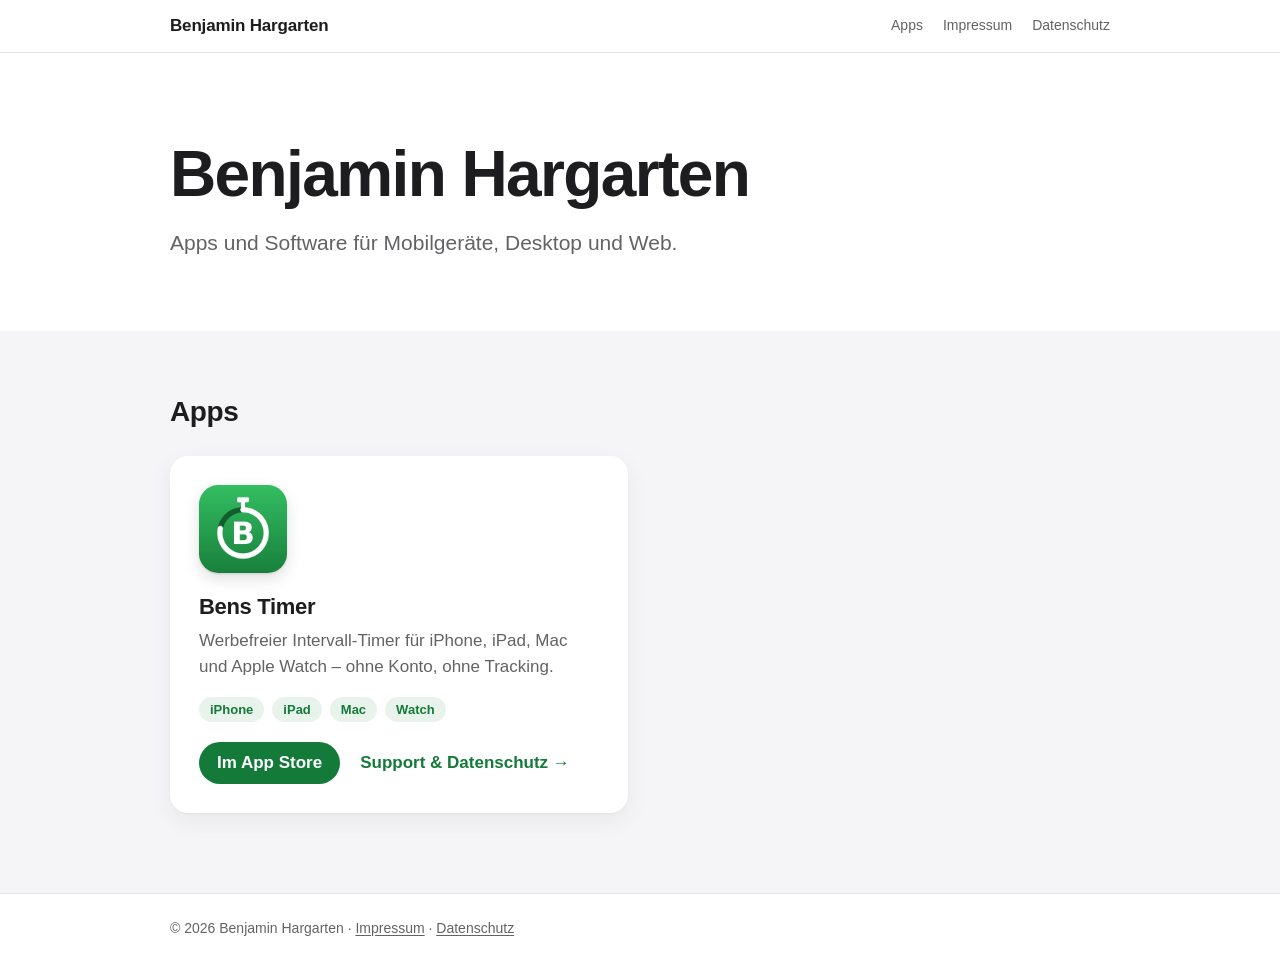
<file: index.html>
<!doctype html>
<html lang="de">
<head>
<meta charset="utf-8">
<meta name="viewport" content="width=device-width, initial-scale=1">
<title>Benjamin Hargarten · Softwareentwicklung</title>
<meta name="description" content="Apps und Software für Mobilgeräte, Desktop und Web.">
<meta name="theme-color" content="#ffffff" media="(prefers-color-scheme: light)">
<meta name="theme-color" content="#000000" media="(prefers-color-scheme: dark)">
<link rel="icon" href="favicon.svg" type="image/svg+xml">
<link rel="apple-touch-icon" href="apple-touch-icon.png">
<link rel="stylesheet" href="style.css">
</head>
<body>
<a class="skip" href="#inhalt">Zum Inhalt springen</a>
<header class="site-header">
<div class="wrap">
<a class="brand" href="index.html">Benjamin Hargarten</a>
<nav class="site-nav" aria-label="Hauptnavigation"><a href="#apps">Apps</a><a href="impressum.html">Impressum</a><a href="datenschutz.html">Datenschutz</a></nav>
</div>
</header>

<main id="inhalt">
<div class="hero">
<div class="wrap">
<h1>Benjamin Hargarten</h1>
<p class="lead">Apps und Software für Mobilgeräte, Desktop und Web.</p>
</div>
</div>

<section class="apps-section" id="apps" aria-labelledby="apps-title">
<div class="wrap">
<h2 id="apps-title">Apps</h2>
<ul class="app-grid">
<li class="app-card">
<img class="app-icon" src="assets/apps/bens-timer.png" width="88" height="88" alt="">
<h3>Bens Timer</h3>
<p class="app-desc">Werbefreier Intervall-Timer für iPhone, iPad, Mac und Apple Watch – ohne Konto, ohne Tracking.</p>
<ul class="chips" aria-label="Plattformen"><li>iPhone</li><li>iPad</li><li>Mac</li><li>Watch</li></ul>
<p class="app-links">
<a class="btn" href="https://apps.apple.com/app/id6816984107">Im App Store</a>
<a href="/bens-timer/">Support &amp; Datenschutz <span aria-hidden="true">→</span></a>
</p>
</li>
</ul>
</div>
</section>
</main>

<footer class="site-footer">
<div class="wrap">
<p>© 2026 Benjamin Hargarten · <a href="impressum.html">Impressum</a> · <a href="datenschutz.html">Datenschutz</a></p>
</div>
</footer>
</body>
</html>
</file>
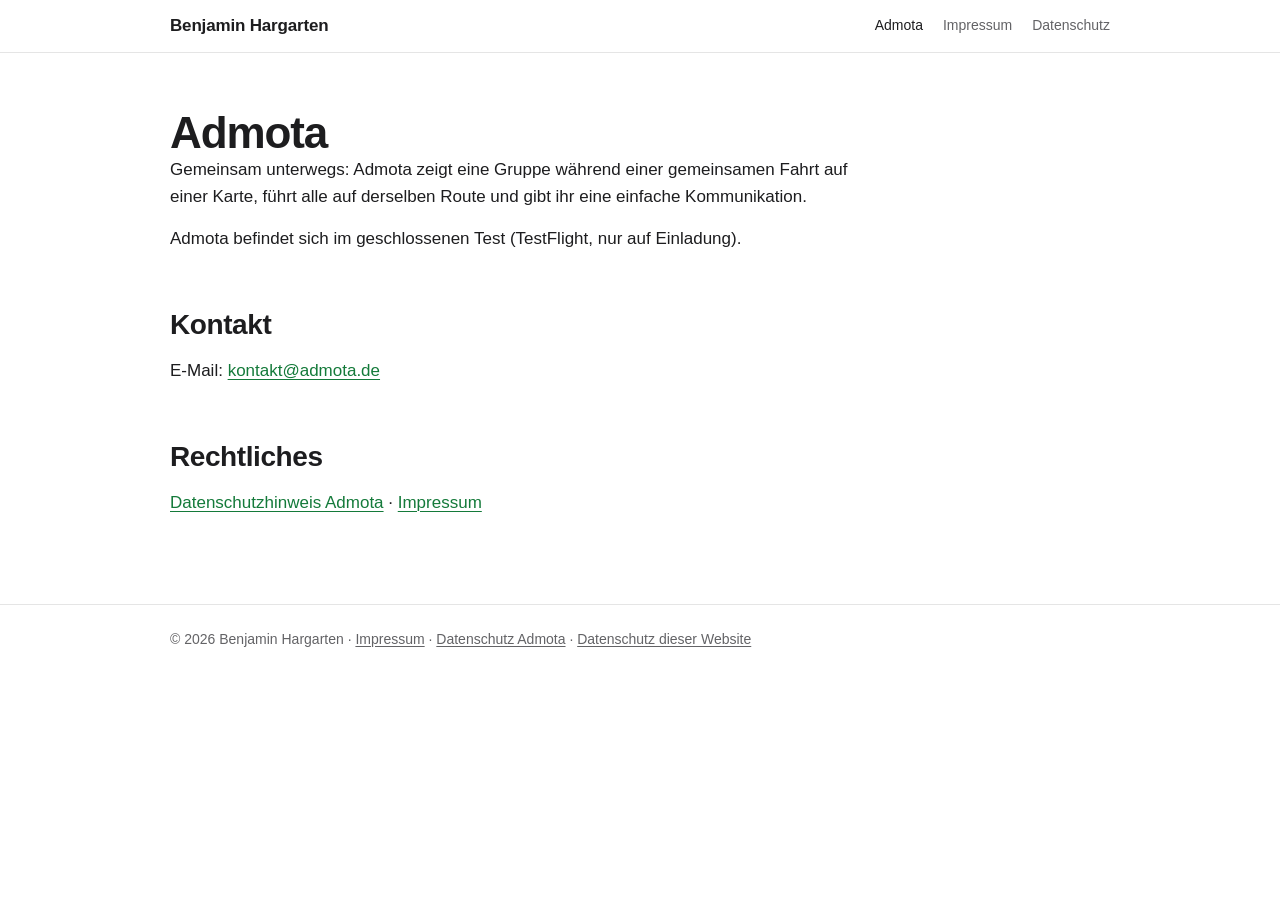
<file: admota/index.html>
<!doctype html>
<html lang="de">
<head>
<meta charset="utf-8">
<meta name="viewport" content="width=device-width, initial-scale=1">
<title>Admota · Benjamin Hargarten</title>
<link rel="icon" href="../favicon.svg" type="image/svg+xml">
<link rel="apple-touch-icon" href="../apple-touch-icon.png">
<link rel="stylesheet" href="../style.css">
<link rel="stylesheet" href="admota.css">
</head>
<body>
<a class="skip" href="#inhalt">Zum Inhalt springen</a>
<header class="site-header">
<div class="wrap">
<a class="brand" href="../index.html">Benjamin Hargarten</a>
<nav class="site-nav" aria-label="Hauptnavigation"><a href="index.html" aria-current="page">Admota</a><a href="../impressum.html">Impressum</a><a href="datenschutz.html">Datenschutz</a></nav>
</div>
</header>
<main id="inhalt" class="wrap page">
<header class="page-header"><h1>Admota</h1></header>
<p class="lead">Gemeinsam unterwegs: Admota zeigt eine Gruppe während einer gemeinsamen Fahrt auf einer Karte, führt alle auf derselben Route und gibt ihr eine einfache Kommunikation.</p>
<p>Admota befindet sich im geschlossenen Test (TestFlight, nur auf Einladung).</p>
<h2>Kontakt</h2>
<p>E-Mail: <a href="mailto:kontakt@admota.de">kontakt@admota.de</a></p>
<h2>Rechtliches</h2>
<p><a href="datenschutz.html">Datenschutzhinweis Admota</a> · <a href="../impressum.html">Impressum</a></p>
</main>
<footer class="site-footer">
<div class="wrap">
<p>© 2026 Benjamin Hargarten · <a href="../impressum.html">Impressum</a> · <a href="datenschutz.html">Datenschutz Admota</a> · <a href="../datenschutz.html">Datenschutz dieser Website</a></p>
</div>
</footer>
</body>
</html>
</file>
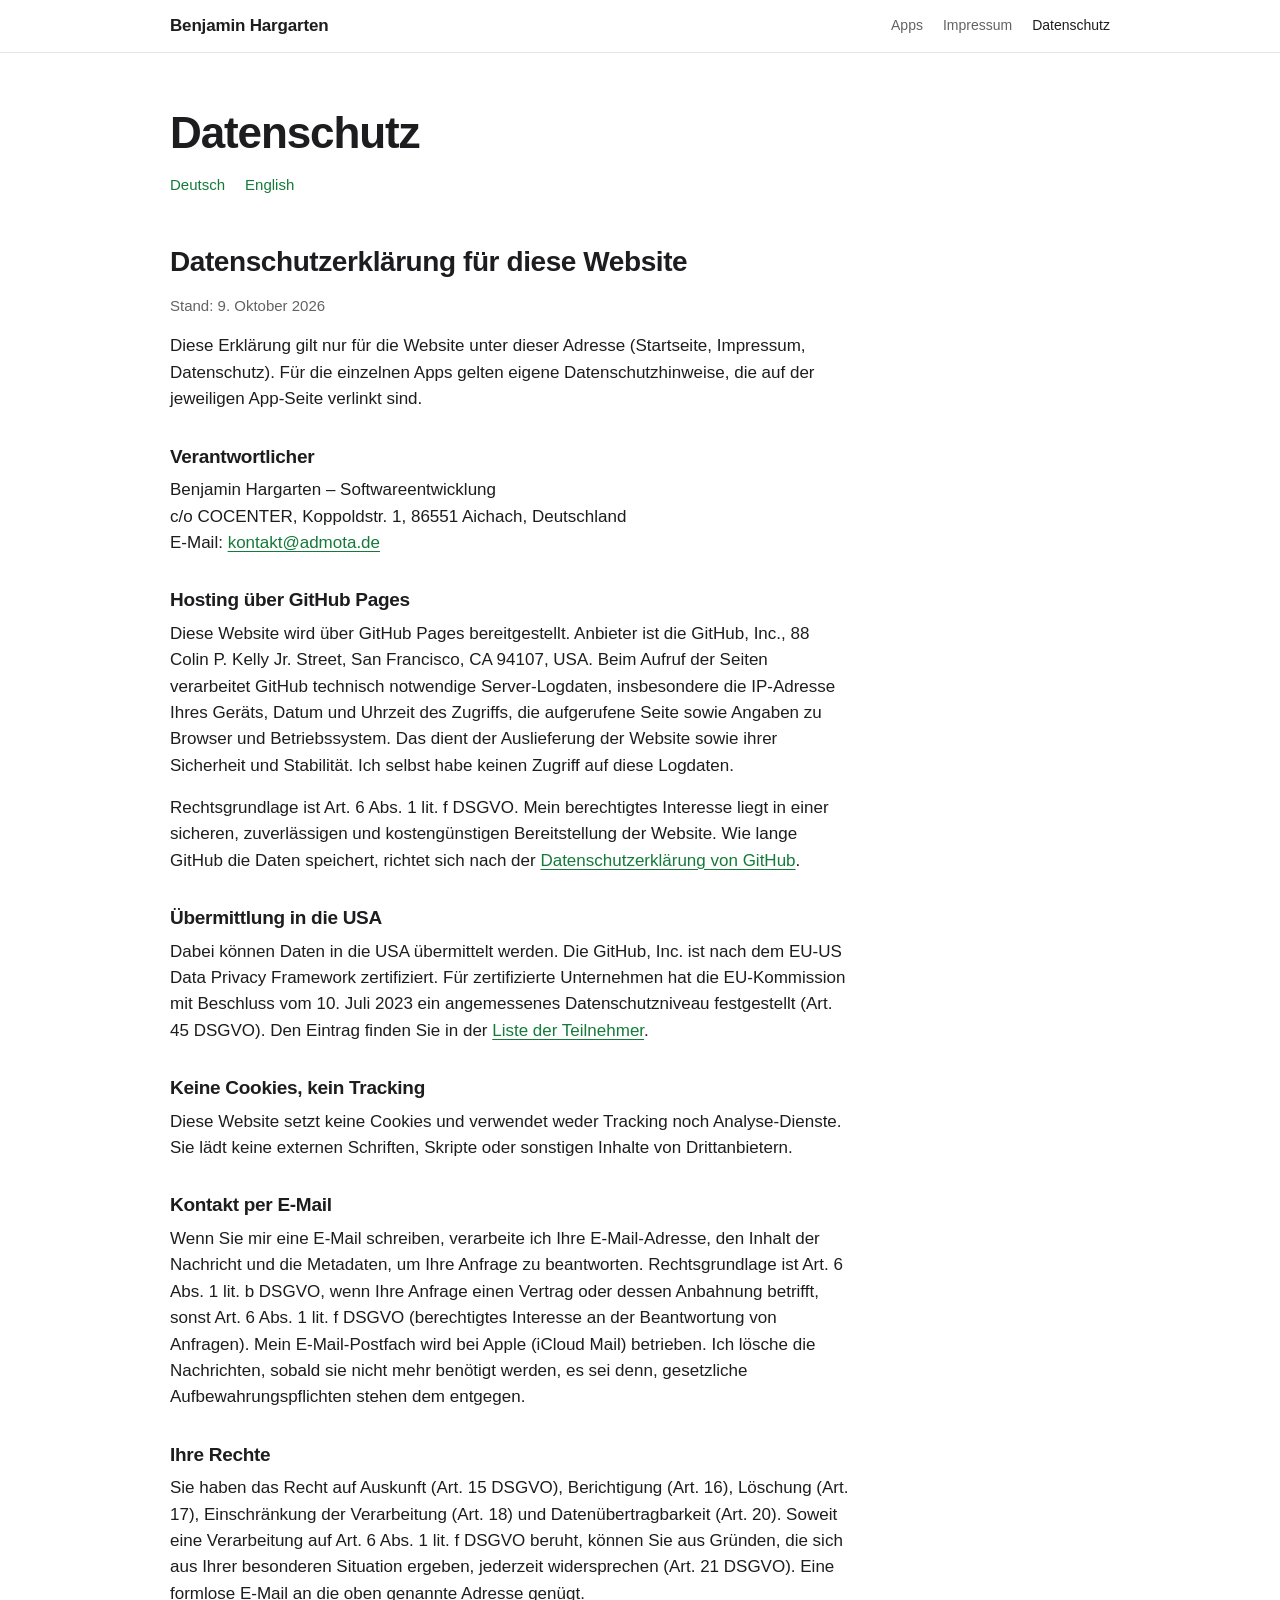
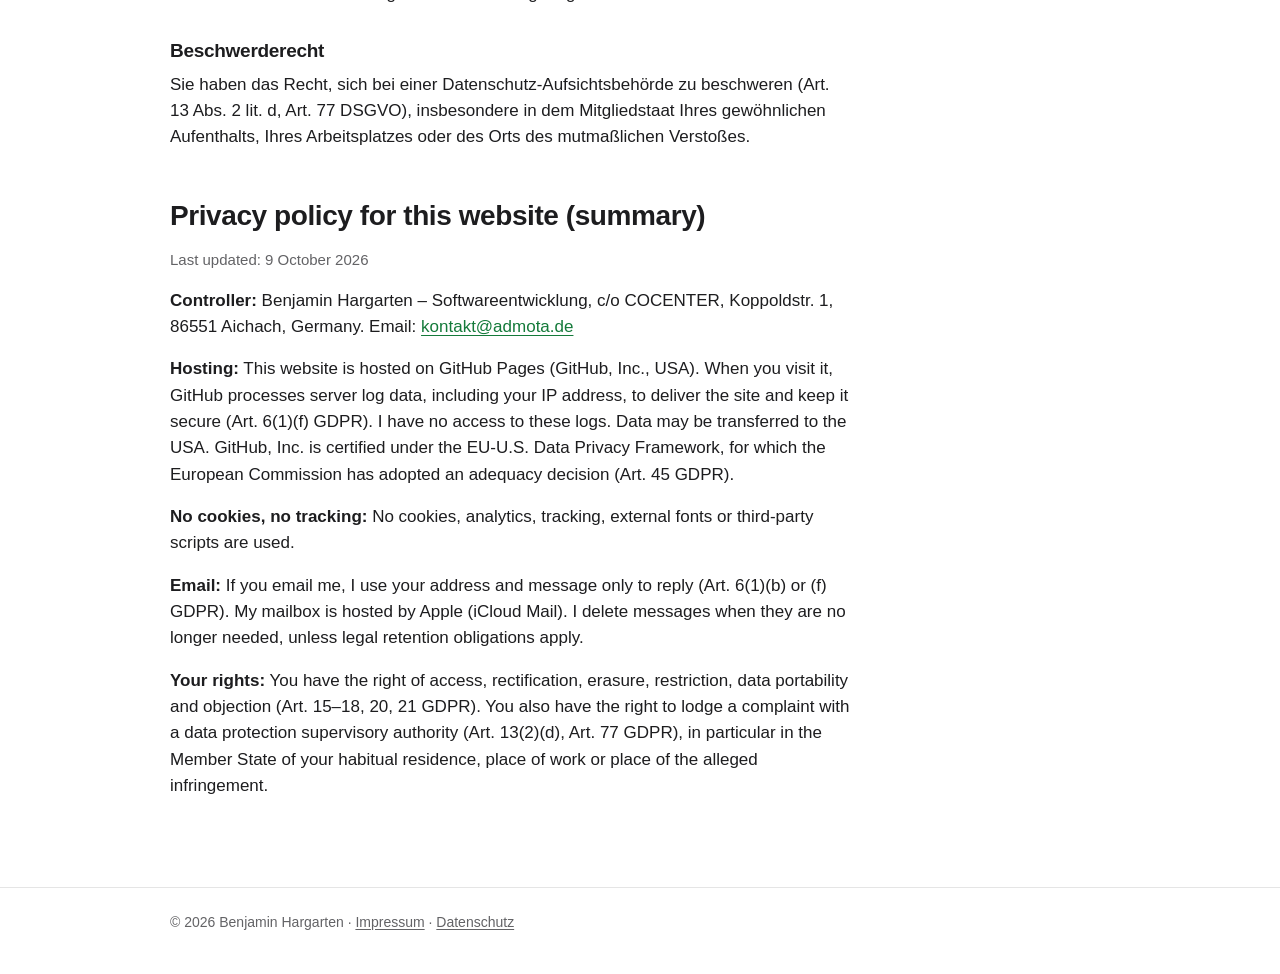
<file: datenschutz.html>
<!doctype html>
<html lang="de">
<head>
<meta charset="utf-8">
<meta name="viewport" content="width=device-width, initial-scale=1">
<title>Datenschutz · Benjamin Hargarten · Softwareentwicklung</title>
<link rel="icon" href="favicon.svg" type="image/svg+xml">
<link rel="apple-touch-icon" href="apple-touch-icon.png">
<link rel="stylesheet" href="style.css">
</head>
<body>
<a class="skip" href="#inhalt">Zum Inhalt springen</a>
<header class="site-header">
<div class="wrap">
<a class="brand" href="index.html">Benjamin Hargarten</a>
<nav class="site-nav" aria-label="Hauptnavigation"><a href="index.html#apps">Apps</a><a href="impressum.html">Impressum</a><a href="datenschutz.html" aria-current="page">Datenschutz</a></nav>
</div>
</header>

<main id="inhalt" class="wrap page">
<header class="page-header"><h1>Datenschutz</h1></header>
<nav class="lang" aria-label="Sprache"><a href="#de">Deutsch</a><a href="#en">English</a></nav>

<section id="de">
<h2>Datenschutzerklärung für diese Website</h2>
<p class="muted">Stand: 9. Oktober 2026</p>
<p>Diese Erklärung gilt nur für die Website unter dieser Adresse (Startseite, Impressum, Datenschutz). Für die einzelnen Apps gelten eigene Datenschutzhinweise, die auf der jeweiligen App-Seite verlinkt sind.</p>

<h3>Verantwortlicher</h3>
<p>
Benjamin Hargarten – Softwareentwicklung<br>
c/o COCENTER, Koppoldstr. 1, 86551 Aichach, Deutschland<br>
E-Mail: <a href="mailto:kontakt@admota.de">kontakt@admota.de</a>
</p>

<h3>Hosting über GitHub Pages</h3>
<p>Diese Website wird über GitHub Pages bereitgestellt. Anbieter ist die GitHub, Inc., 88 Colin P. Kelly Jr. Street, San Francisco, CA 94107, USA. Beim Aufruf der Seiten verarbeitet GitHub technisch notwendige Server-Logdaten, insbesondere die IP-Adresse Ihres Geräts, Datum und Uhrzeit des Zugriffs, die aufgerufene Seite sowie Angaben zu Browser und Betriebssystem. Das dient der Auslieferung der Website sowie ihrer Sicherheit und Stabilität. Ich selbst habe keinen Zugriff auf diese Logdaten.</p>
<p>Rechtsgrundlage ist Art. 6 Abs. 1 lit. f DSGVO. Mein berechtigtes Interesse liegt in einer sicheren, zuverlässigen und kostengünstigen Bereitstellung der Website. Wie lange GitHub die Daten speichert, richtet sich nach der <a href="https://docs.github.com/de/site-policy/privacy-policies/github-general-privacy-statement">Datenschutzerklärung von GitHub</a>.</p>

<h3>Übermittlung in die USA</h3>
<p>Dabei können Daten in die USA übermittelt werden. Die GitHub, Inc. ist nach dem EU-US Data Privacy Framework zertifiziert. Für zertifizierte Unternehmen hat die EU-Kommission mit Beschluss vom 10. Juli 2023 ein angemessenes Datenschutzniveau festgestellt (Art. 45 DSGVO). Den Eintrag finden Sie in der <a href="https://www.dataprivacyframework.gov/list">Liste der Teilnehmer</a>.</p>

<h3>Keine Cookies, kein Tracking</h3>
<p>Diese Website setzt keine Cookies und verwendet weder Tracking noch Analyse-Dienste. Sie lädt keine externen Schriften, Skripte oder sonstigen Inhalte von Drittanbietern.</p>

<h3>Kontakt per E-Mail</h3>
<p>Wenn Sie mir eine E-Mail schreiben, verarbeite ich Ihre E-Mail-Adresse, den Inhalt der Nachricht und die Metadaten, um Ihre Anfrage zu beantworten. Rechtsgrundlage ist Art. 6 Abs. 1 lit. b DSGVO, wenn Ihre Anfrage einen Vertrag oder dessen Anbahnung betrifft, sonst Art. 6 Abs. 1 lit. f DSGVO (berechtigtes Interesse an der Beantwortung von Anfragen). Mein E-Mail-Postfach wird bei Apple (iCloud Mail) betrieben. Ich lösche die Nachrichten, sobald sie nicht mehr benötigt werden, es sei denn, gesetzliche Aufbewahrungspflichten stehen dem entgegen.</p>

<h3>Ihre Rechte</h3>
<p>Sie haben das Recht auf Auskunft (Art. 15 DSGVO), Berichtigung (Art. 16), Löschung (Art. 17), Einschränkung der Verarbeitung (Art. 18) und Datenübertragbarkeit (Art. 20). Soweit eine Verarbeitung auf Art. 6 Abs. 1 lit. f DSGVO beruht, können Sie aus Gründen, die sich aus Ihrer besonderen Situation ergeben, jederzeit widersprechen (Art. 21 DSGVO). Eine formlose E-Mail an die oben genannte Adresse genügt.</p>

<h3>Beschwerderecht</h3>
<p>Sie haben das Recht, sich bei einer Datenschutz-Aufsichtsbehörde zu beschweren (Art. 13 Abs. 2 lit. d, Art. 77 DSGVO), insbesondere in dem Mitgliedstaat Ihres gewöhnlichen Aufenthalts, Ihres Arbeitsplatzes oder des Orts des mutmaßlichen Verstoßes.</p>
</section>

<section id="en" lang="en">
<h2>Privacy policy for this website (summary)</h2>
<p class="muted">Last updated: 9 October 2026</p>
<p><strong>Controller:</strong> Benjamin Hargarten – Softwareentwicklung, c/o COCENTER, Koppoldstr. 1, 86551 Aichach, Germany. Email: <a href="mailto:kontakt@admota.de">kontakt@admota.de</a></p>
<p><strong>Hosting:</strong> This website is hosted on GitHub Pages (GitHub, Inc., USA). When you visit it, GitHub processes server log data, including your IP address, to deliver the site and keep it secure (Art. 6(1)(f) GDPR). I have no access to these logs. Data may be transferred to the USA. GitHub, Inc. is certified under the EU-U.S. Data Privacy Framework, for which the European Commission has adopted an adequacy decision (Art. 45 GDPR).</p>
<p><strong>No cookies, no tracking:</strong> No cookies, analytics, tracking, external fonts or third-party scripts are used.</p>
<p><strong>Email:</strong> If you email me, I use your address and message only to reply (Art. 6(1)(b) or (f) GDPR). My mailbox is hosted by Apple (iCloud Mail). I delete messages when they are no longer needed, unless legal retention obligations apply.</p>
<p><strong>Your rights:</strong> You have the right of access, rectification, erasure, restriction, data portability and objection (Art. 15–18, 20, 21 GDPR). You also have the right to lodge a complaint with a data protection supervisory authority (Art. 13(2)(d), Art. 77 GDPR), in particular in the Member State of your habitual residence, place of work or place of the alleged infringement.</p>
</section>

</main>

<footer class="site-footer">
<div class="wrap">
<p>© 2026 Benjamin Hargarten · <a href="impressum.html">Impressum</a> · <a href="datenschutz.html" aria-current="page">Datenschutz</a></p>
</div>
</footer>
</body>
</html>
</file>
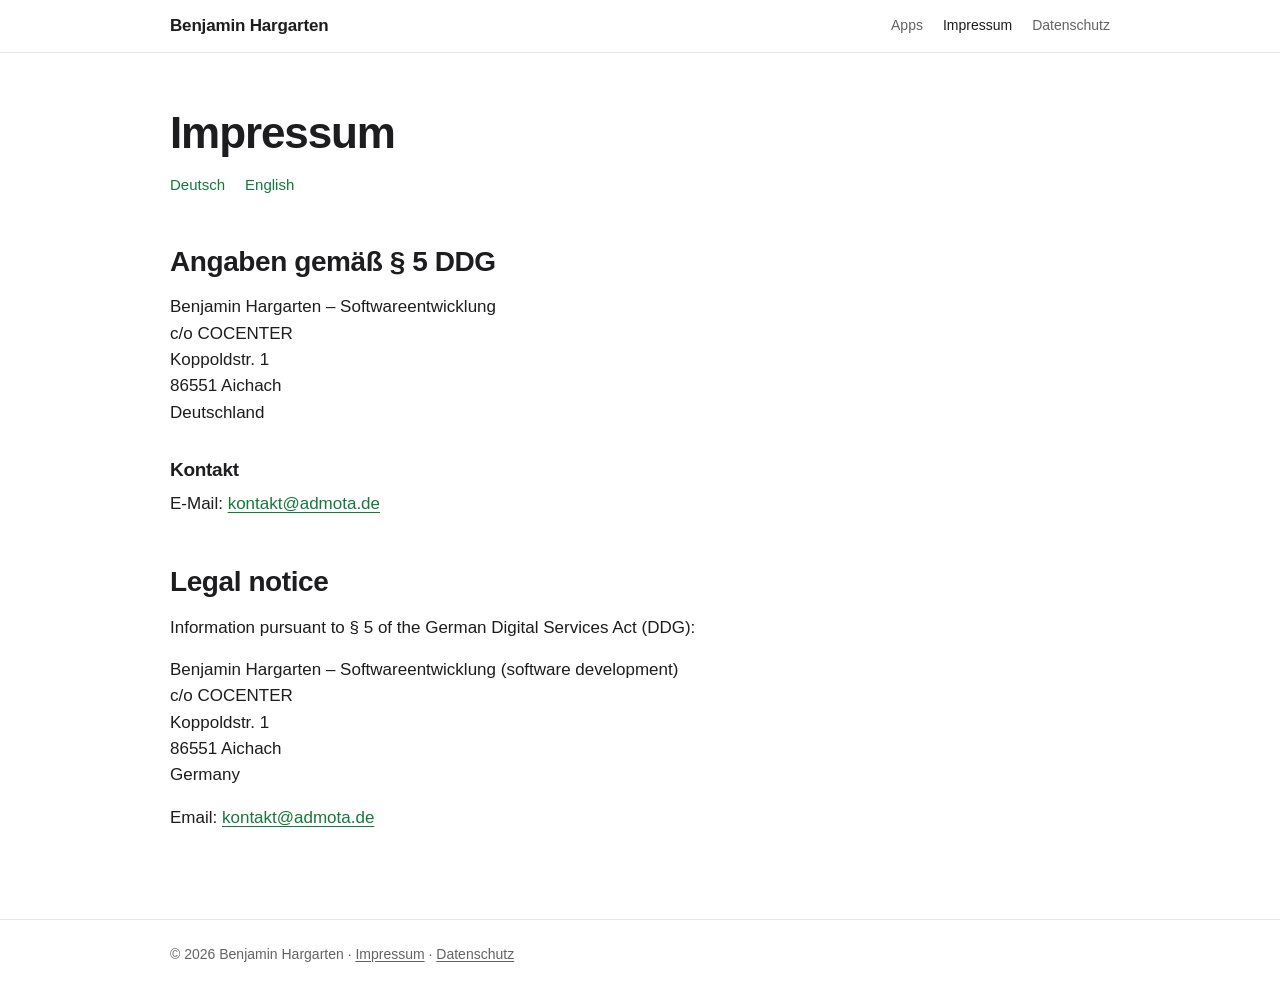
<file: impressum.html>
<!doctype html>
<html lang="de">
<head>
<meta charset="utf-8">
<meta name="viewport" content="width=device-width, initial-scale=1">
<title>Impressum · Benjamin Hargarten · Softwareentwicklung</title>
<link rel="icon" href="favicon.svg" type="image/svg+xml">
<link rel="apple-touch-icon" href="apple-touch-icon.png">
<link rel="stylesheet" href="style.css">
</head>
<body>
<a class="skip" href="#inhalt">Zum Inhalt springen</a>
<header class="site-header">
<div class="wrap">
<a class="brand" href="index.html">Benjamin Hargarten</a>
<nav class="site-nav" aria-label="Hauptnavigation"><a href="index.html#apps">Apps</a><a href="impressum.html" aria-current="page">Impressum</a><a href="datenschutz.html">Datenschutz</a></nav>
</div>
</header>

<main id="inhalt" class="wrap page">
<header class="page-header"><h1>Impressum</h1></header>
<nav class="lang" aria-label="Sprache"><a href="#de">Deutsch</a><a href="#en">English</a></nav>

<section id="de">
<h2>Angaben gemäß § 5 DDG</h2>
<p>
Benjamin Hargarten – Softwareentwicklung<br>
c/o COCENTER<br>
Koppoldstr. 1<br>
86551 Aichach<br>
Deutschland
</p>

<h3>Kontakt</h3>
<p>E-Mail: <a href="mailto:kontakt@admota.de">kontakt@admota.de</a></p>
</section>

<section id="en" lang="en">
<h2>Legal notice</h2>
<p>Information pursuant to § 5 of the German Digital Services Act (DDG):</p>
<p>
Benjamin Hargarten – Softwareentwicklung (software development)<br>
c/o COCENTER<br>
Koppoldstr. 1<br>
86551 Aichach<br>
Germany
</p>
<p>Email: <a href="mailto:kontakt@admota.de">kontakt@admota.de</a></p>
</section>

</main>

<footer class="site-footer">
<div class="wrap">
<p>© 2026 Benjamin Hargarten · <a href="impressum.html" aria-current="page">Impressum</a> · <a href="datenschutz.html">Datenschutz</a></p>
</div>
</footer>
</body>
</html>
</file>
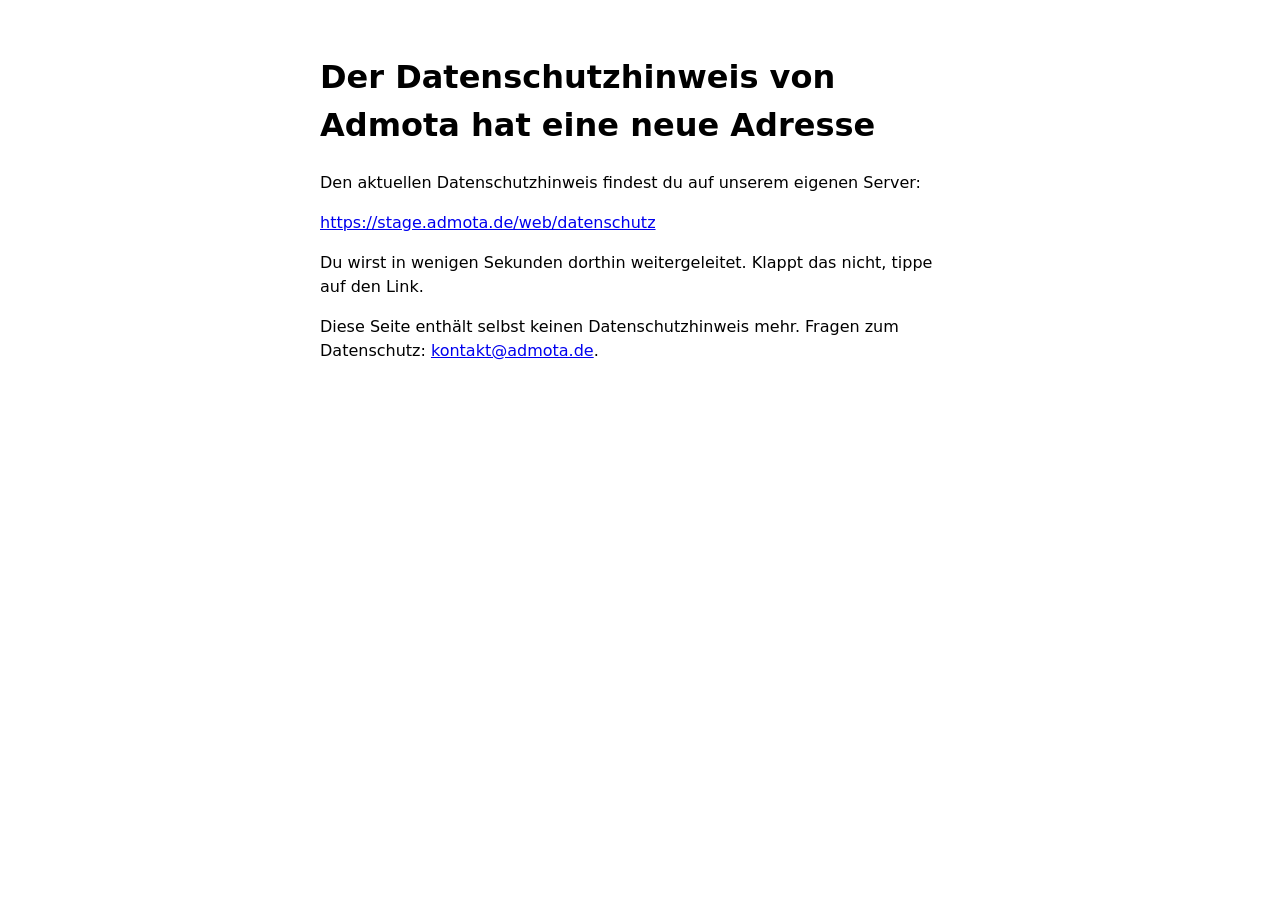
<file: admota/datenschutz.html>
<!doctype html>
<html lang="de">
<head>
  <meta charset="utf-8">
  <meta name="viewport" content="width=device-width, initial-scale=1">
  <meta name="robots" content="noindex">
  <meta http-equiv="refresh" content="5; url=https://stage.admota.de/web/datenschutz">
  <title>Datenschutzhinweis Admota – neue Adresse</title>
  <style>
    :root { color-scheme: light dark; }
    body { font-family: -apple-system, "Segoe UI", system-ui, Roboto, "Helvetica Neue", Arial, sans-serif; line-height: 1.5; max-width: 40rem; margin: 0 auto; padding: 2rem 1rem; }
    a { text-decoration: underline; }
  </style>
</head>
<body>
  <h1>Der Datenschutzhinweis von Admota hat eine neue Adresse</h1>
  <p>Den aktuellen Datenschutzhinweis findest du auf unserem eigenen Server:</p>
  <p><a href="https://stage.admota.de/web/datenschutz">https://stage.admota.de/web/datenschutz</a></p>
  <p>Du wirst in wenigen Sekunden dorthin weitergeleitet. Klappt das nicht, tippe auf den Link.</p>
  <p>Diese Seite enthält selbst keinen Datenschutzhinweis mehr. Fragen zum Datenschutz: <a href="mailto:kontakt@admota.de">kontakt@admota.de</a>.</p>
</body>
</html>
</file>
<file: style.css>
/* hargarten.net – gemeinsames Layout, ohne externe Ressourcen */

:root {
  color-scheme: light dark;
  --bg: #ffffff;
  --bg-soft: #f5f5f7;
  --card: #ffffff;
  --fg: #1d1d1f;
  --muted: #636366;
  --line: rgba(0, 0, 0, 0.1);
  /* Akzent vom Timer-Icon; für Text eine dunklere Stufe (WCAG AA auf Weiß und Grau) */
  --accent: #1a8c45;
  --accent-text: #147a3a;
  --chip-bg: #e8f3ec;
  --focus: #147a3a;
  --shadow: 0 1px 2px rgba(0, 0, 0, 0.04), 0 8px 24px rgba(0, 0, 0, 0.06);
  --icon-shadow: 0 1px 2px rgba(0, 0, 0, 0.12), 0 6px 16px rgba(0, 0, 0, 0.12);
  --radius: 18px;
  --wrap: 980px;
  --gutter: 20px;
}

@media (prefers-color-scheme: dark) {
  :root {
    --bg: #000000;
    --bg-soft: #0f0f10;
    --card: #1c1c1e;
    --fg: #f5f5f7;
    --muted: #a1a1a6;
    --line: rgba(255, 255, 255, 0.12);
    --accent: #3ddc72;
    --accent-text: #3ddc72;
    --chip-bg: #16301f;
    --focus: #3ddc72;
    --shadow: none;
    --icon-shadow: 0 1px 2px rgba(0, 0, 0, 0.5), 0 6px 16px rgba(0, 0, 0, 0.45);
  }
}

*, *::before, *::after { box-sizing: border-box; }

html { -webkit-text-size-adjust: 100%; text-size-adjust: 100%; }

body {
  margin: 0;
  font-family: -apple-system, BlinkMacSystemFont, "SF Pro Text", "Segoe UI", Roboto, "Helvetica Neue", Arial, sans-serif;
  font-size: 17px;
  line-height: 1.55;
  color: var(--fg);
  background: var(--bg);
  -webkit-font-smoothing: antialiased;
  text-rendering: optimizeLegibility;
}

.wrap {
  max-width: var(--wrap);
  margin: 0 auto;
  padding-left: var(--gutter);
  padding-right: var(--gutter);
}

/* Links & Fokus */

a { color: var(--accent-text); text-decoration: none; overflow-wrap: anywhere; }
a:hover { text-decoration: underline; text-underline-offset: 0.15em; }
main a { text-decoration: underline; text-decoration-thickness: 1px; text-underline-offset: 0.15em; }

:focus-visible {
  outline: 3px solid var(--focus);
  outline-offset: 3px;
  border-radius: 6px;
}

.skip {
  position: absolute;
  left: var(--gutter);
  top: -100px;
  padding: 8px 14px;
  border-radius: 8px;
  background: var(--fg);
  color: var(--bg);
  z-index: 10;
}
.skip:focus { top: 12px; }

/* Kopf mit Navigation */

.site-header {
  border-bottom: 1px solid var(--line);
  background: var(--bg);
}
.site-header .wrap {
  display: flex;
  flex-wrap: wrap;
  align-items: center;
  justify-content: space-between;
  gap: 8px 24px;
  min-height: 52px;
  padding-top: 8px;
  padding-bottom: 8px;
}
.brand {
  color: var(--fg);
  font-weight: 600;
  font-size: 17px;
  letter-spacing: -0.01em;
}
.brand:hover { text-decoration: none; }
.site-nav { display: flex; flex-wrap: wrap; gap: 4px 20px; font-size: 14px; }
.site-nav a { color: var(--muted); padding: 4px 0; }
.site-nav a:hover { color: var(--fg); text-decoration: none; }
.site-nav a[aria-current="page"] { color: var(--fg); }

/* Typografie */

h1, h2, h3 { color: var(--fg); letter-spacing: -0.015em; }
h1 { font-size: 40px; line-height: 1.1; font-weight: 700; margin: 0; letter-spacing: -0.025em; }
h2 { font-size: 28px; line-height: 1.2; font-weight: 700; margin: 56px 0 16px; }
h3 { font-size: 19px; line-height: 1.3; font-weight: 600; margin: 32px 0 8px; }
p { margin: 0 0 16px; }
.muted { color: var(--muted); font-size: 15px; }

/* Startseite: Kopfbereich */

.hero { padding: 88px 0 72px; }
.hero h1 { font-size: clamp(40px, 7vw, 64px); line-height: 1.05; }
.hero .role {
  margin: 12px 0 0;
  font-size: clamp(22px, 3vw, 28px);
  line-height: 1.2;
  font-weight: 600;
  color: var(--accent-text);
  letter-spacing: -0.01em;
}
.hero .lead {
  margin: 20px 0 0;
  max-width: 34em;
  font-size: clamp(19px, 2.2vw, 21px);
  line-height: 1.45;
  color: var(--muted);
}

/* Apps */

.apps-section {
  background: var(--bg-soft);
  padding: 64px 0 80px;
}
.apps-section h2 { margin-top: 0; margin-bottom: 28px; }

.app-grid {
  list-style: none;
  margin: 0;
  padding: 0;
  display: grid;
  grid-template-columns: repeat(auto-fill, minmax(min(100%, 340px), 1fr));
  gap: 24px;
}

.app-card {
  display: flex;
  flex-direction: column;
  padding: 28px;
  background: var(--card);
  border-radius: var(--radius);
  box-shadow: var(--shadow);
  border: 1px solid transparent;
}
@media (prefers-color-scheme: dark) { .app-card { border-color: var(--line); } }

.app-icon {
  display: block;
  width: 88px;
  height: 88px;
  border-radius: 22%;
  box-shadow: var(--icon-shadow);
  margin-bottom: 20px;
}
.app-card h3 { margin: 0 0 6px; font-size: 22px; }
.app-desc { margin: 0 0 16px; color: var(--muted); }

.chips {
  list-style: none;
  margin: 0 0 20px;
  padding: 0;
  display: flex;
  flex-wrap: wrap;
  gap: 8px;
}
.chips li {
  padding: 3px 11px;
  border-radius: 999px;
  background: var(--chip-bg);
  color: var(--accent-text);
  font-size: 13px;
  font-weight: 600;
  line-height: 1.5;
}

.app-links {
  margin: auto 0 0;
  display: flex;
  flex-wrap: wrap;
  align-items: center;
  gap: 12px 20px;
}
.app-links a { font-weight: 600; text-decoration: none; }
.app-links a:hover { text-decoration: underline; }
/* Für einen späteren App-Store-Link: <a class="btn" …> */
.app-links .btn {
  display: inline-block;
  padding: 8px 18px;
  border-radius: 999px;
  background: var(--accent-text);
  color: #ffffff;
}
.app-links .btn:hover { text-decoration: none; opacity: 0.9; }
@media (prefers-color-scheme: dark) { .app-links .btn { color: #000000; } }

/* Rechtsseiten */

.page { padding-top: 56px; padding-bottom: 72px; }
.page > * { max-width: 680px; }
.page-header h1 { font-size: clamp(34px, 5vw, 44px); }
.lang { display: flex; flex-wrap: wrap; gap: 4px 20px; margin: 16px 0 8px; font-size: 15px; }
.lang a { text-decoration: none; }
.page section h2 { margin-top: 48px; }

/* Fußzeile */

.site-footer {
  border-top: 1px solid var(--line);
  color: var(--muted);
  font-size: 14px;
}
.site-footer .wrap { padding-top: 24px; padding-bottom: 40px; }
.site-footer p { margin: 0; }
.site-footer a { color: var(--muted); text-decoration: underline; text-underline-offset: 0.15em; }
.site-footer a:hover { color: var(--fg); }

/* Klein */

@media (max-width: 480px) {
  :root { --gutter: 16px; }
  .hero { padding: 56px 0 48px; }
  .apps-section { padding: 48px 0 56px; }
  .app-card { padding: 22px; }
  .page { padding-top: 40px; }
  h2 { font-size: 24px; }
}

@media (prefers-reduced-motion: no-preference) {
  .site-nav a, .site-footer a { transition: color 0.15s ease; }
}
</file>
<file: admota/admota.css>
.ds table { border-collapse: collapse; width: 100%; font-size: 15px; display: block; overflow-x: auto; }
.ds th, .ds td { border-bottom: 1px solid var(--muted, #888); padding: 6px 8px; text-align: left; vertical-align: top; }
.ds h3 { margin-top: 28px; }
.ds code { font-size: 0.92em; }
</file>
